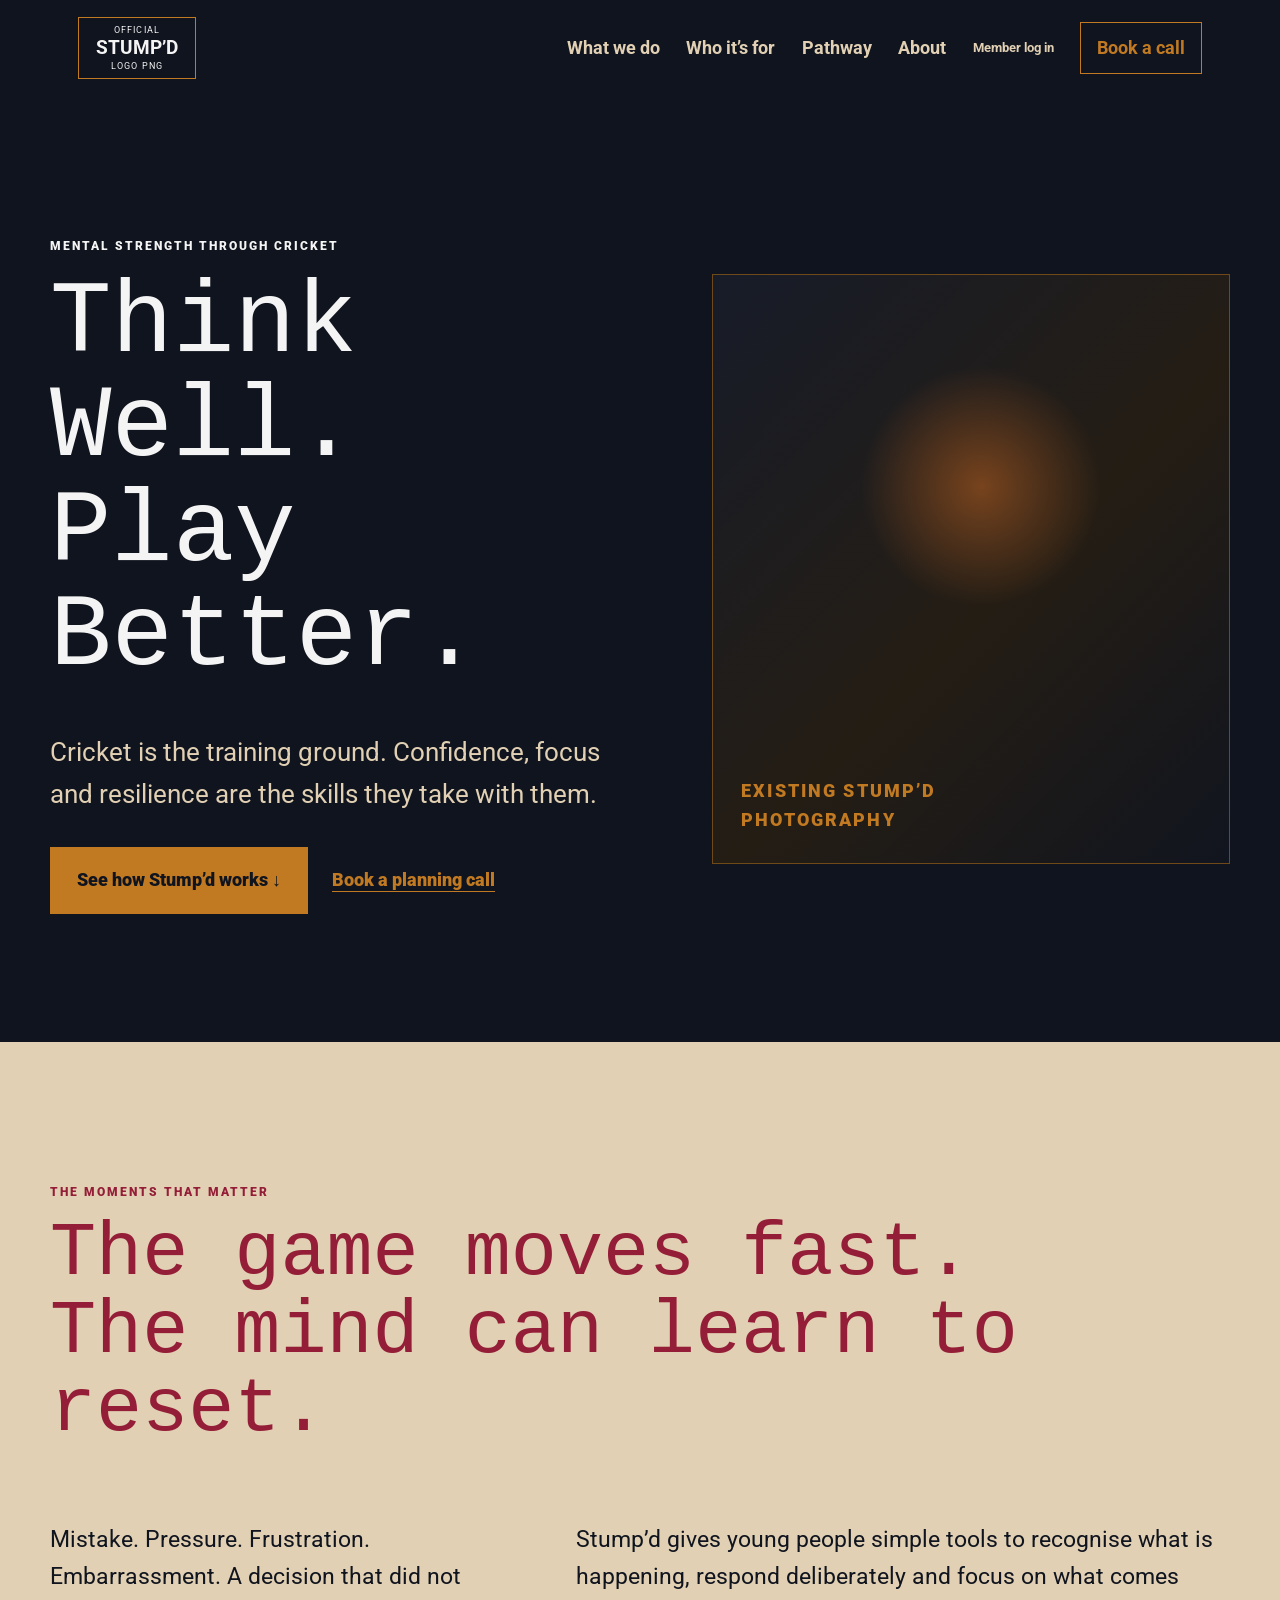
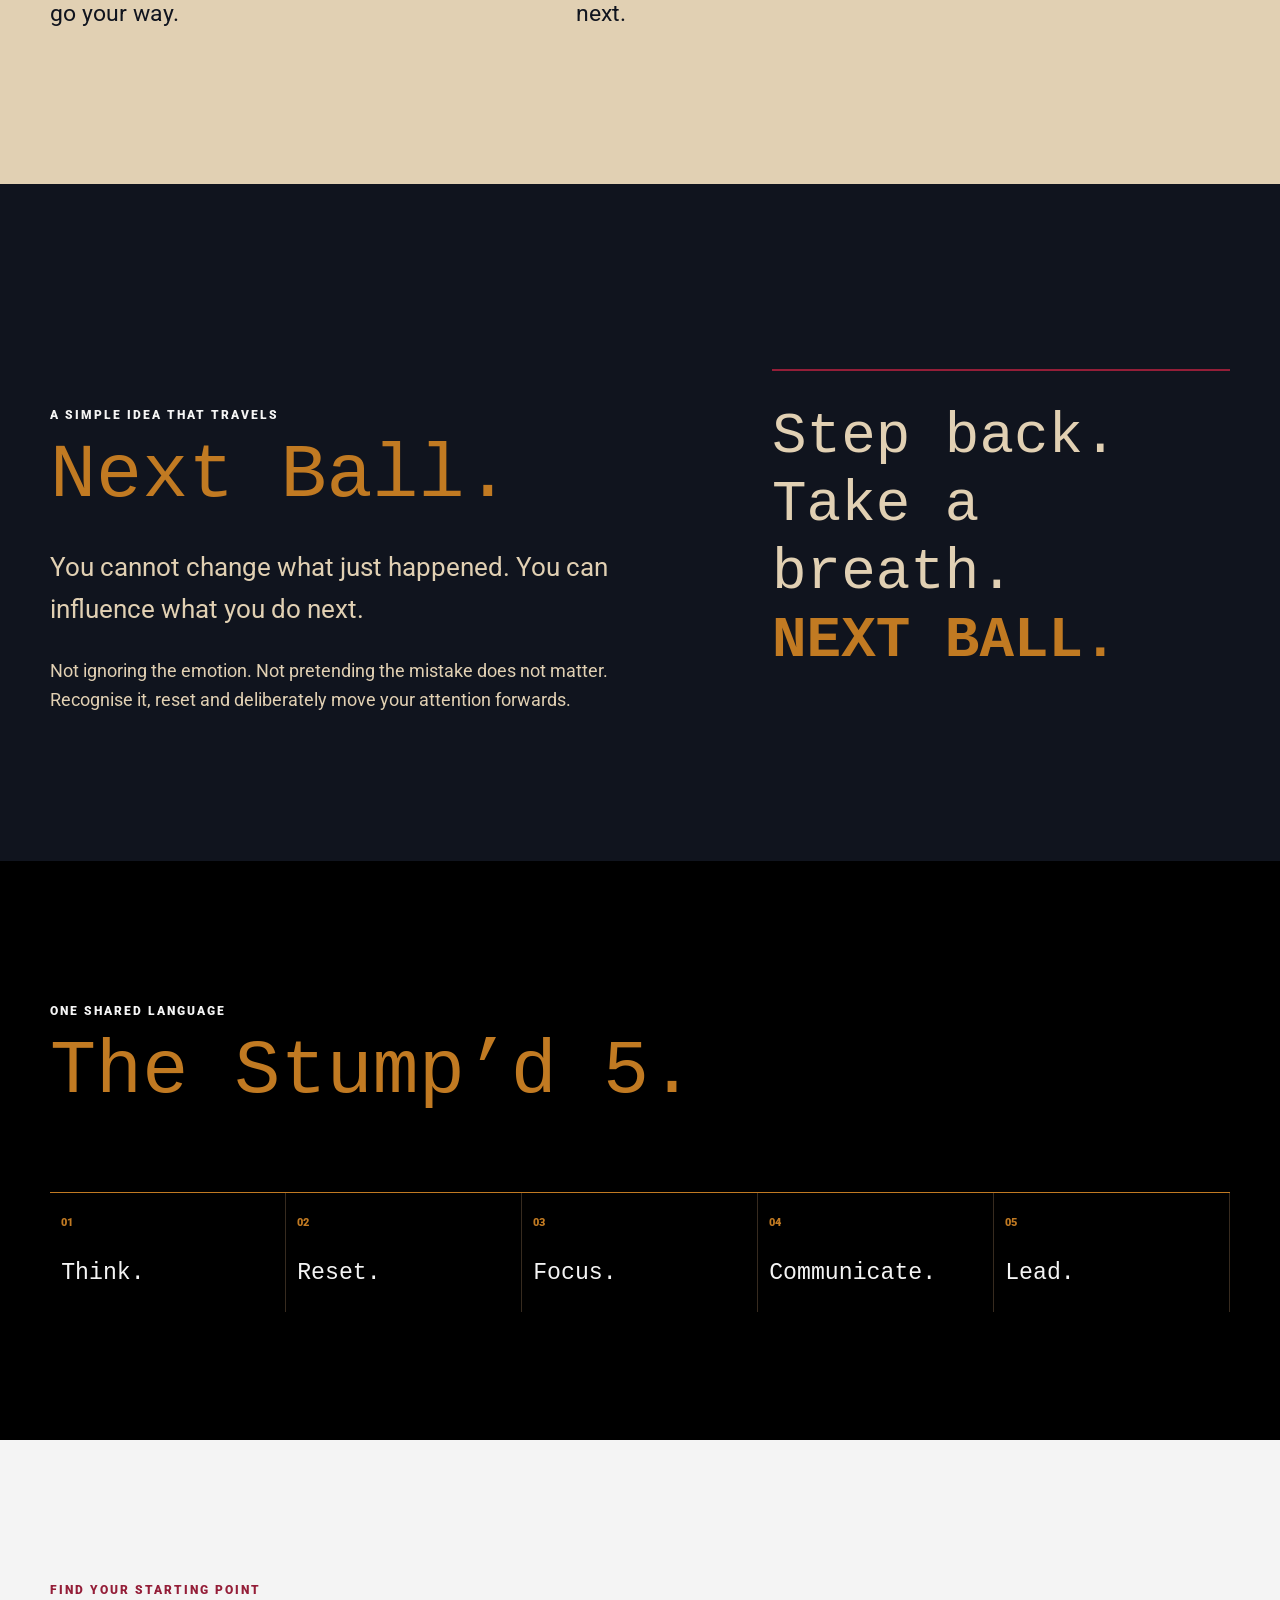
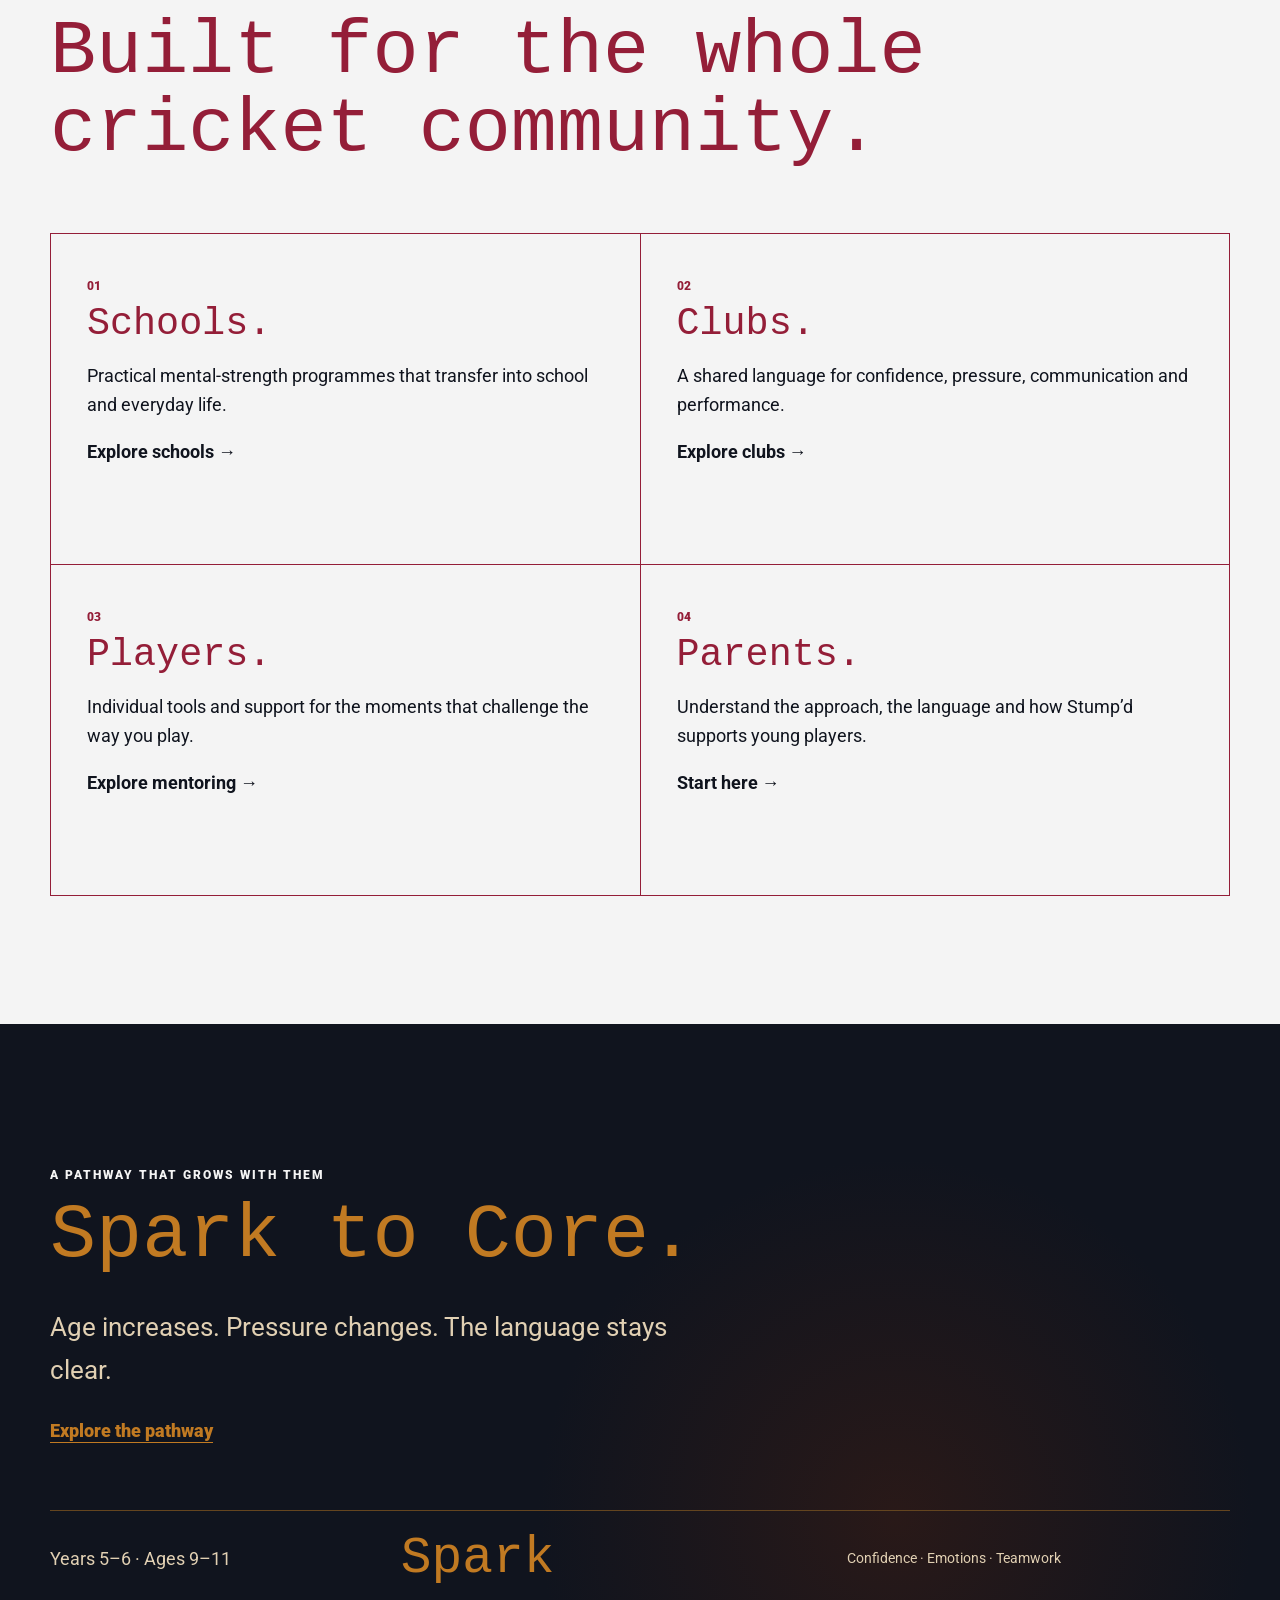
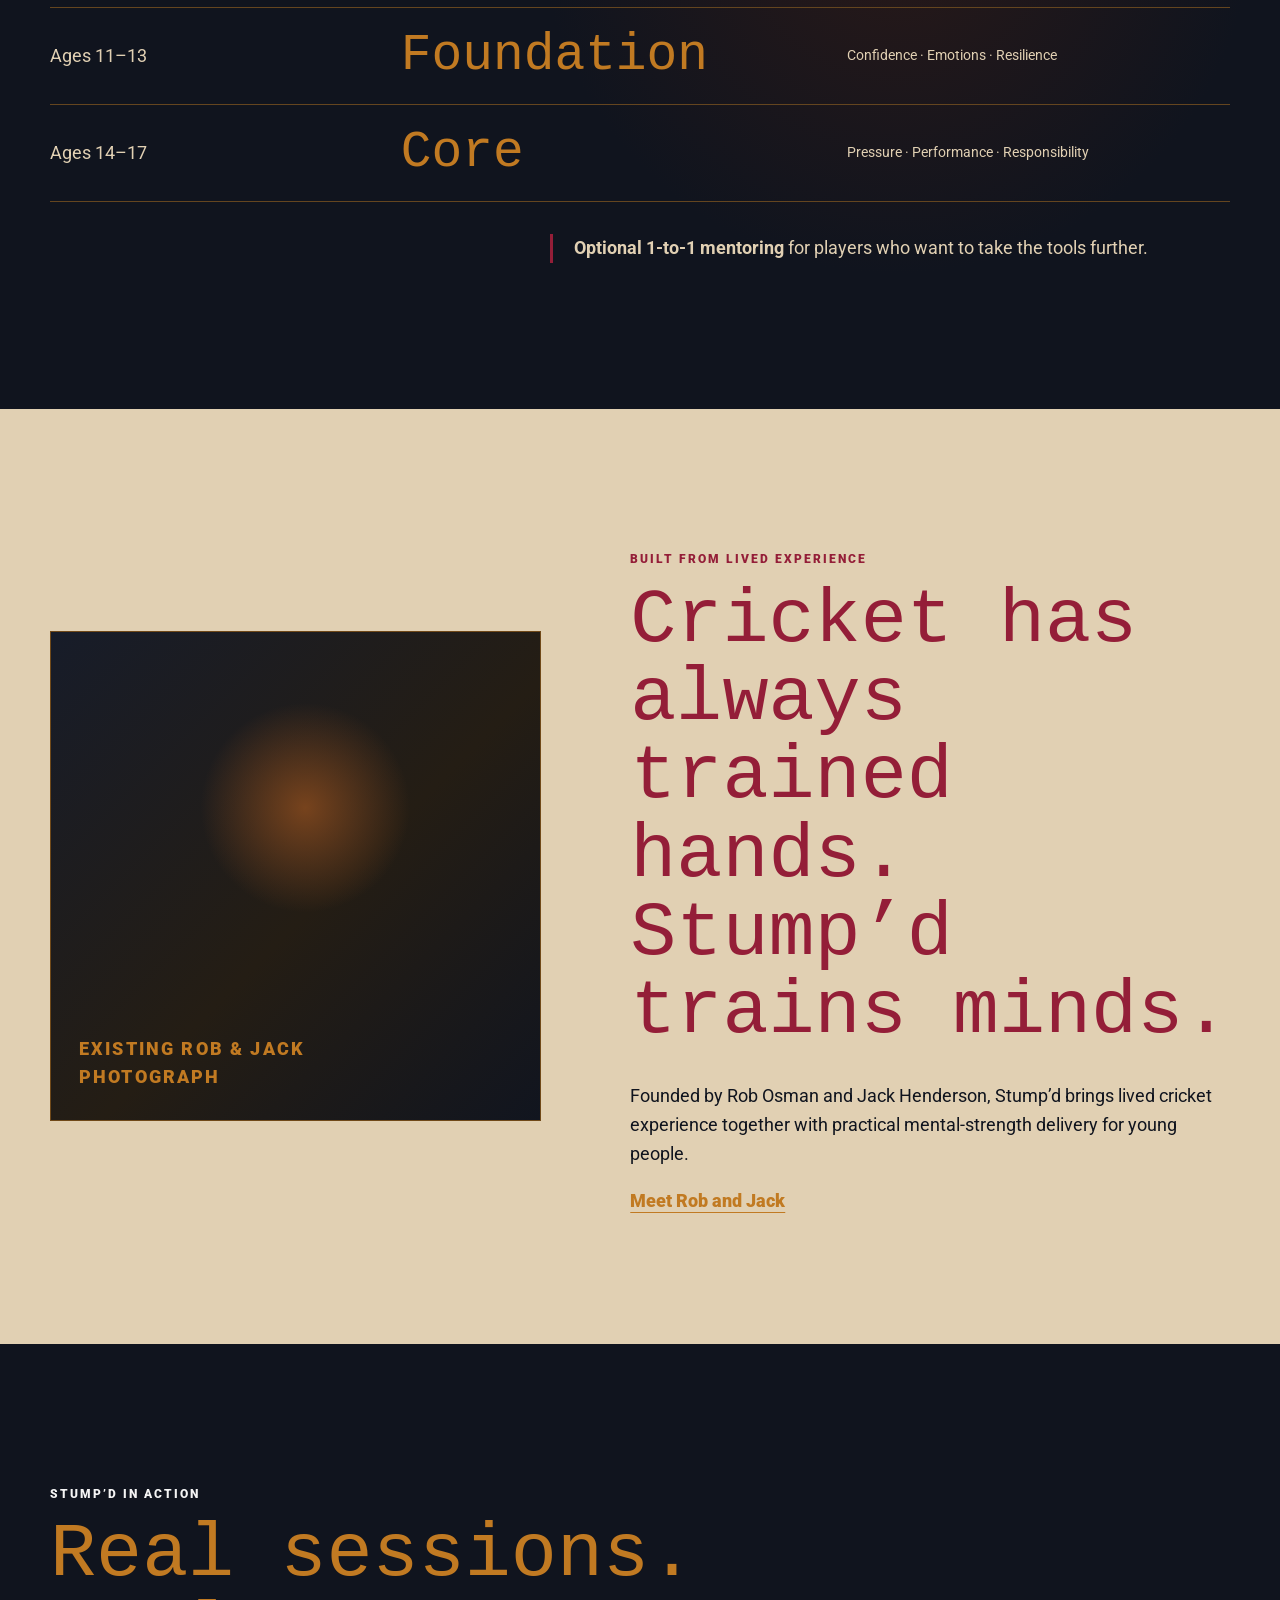
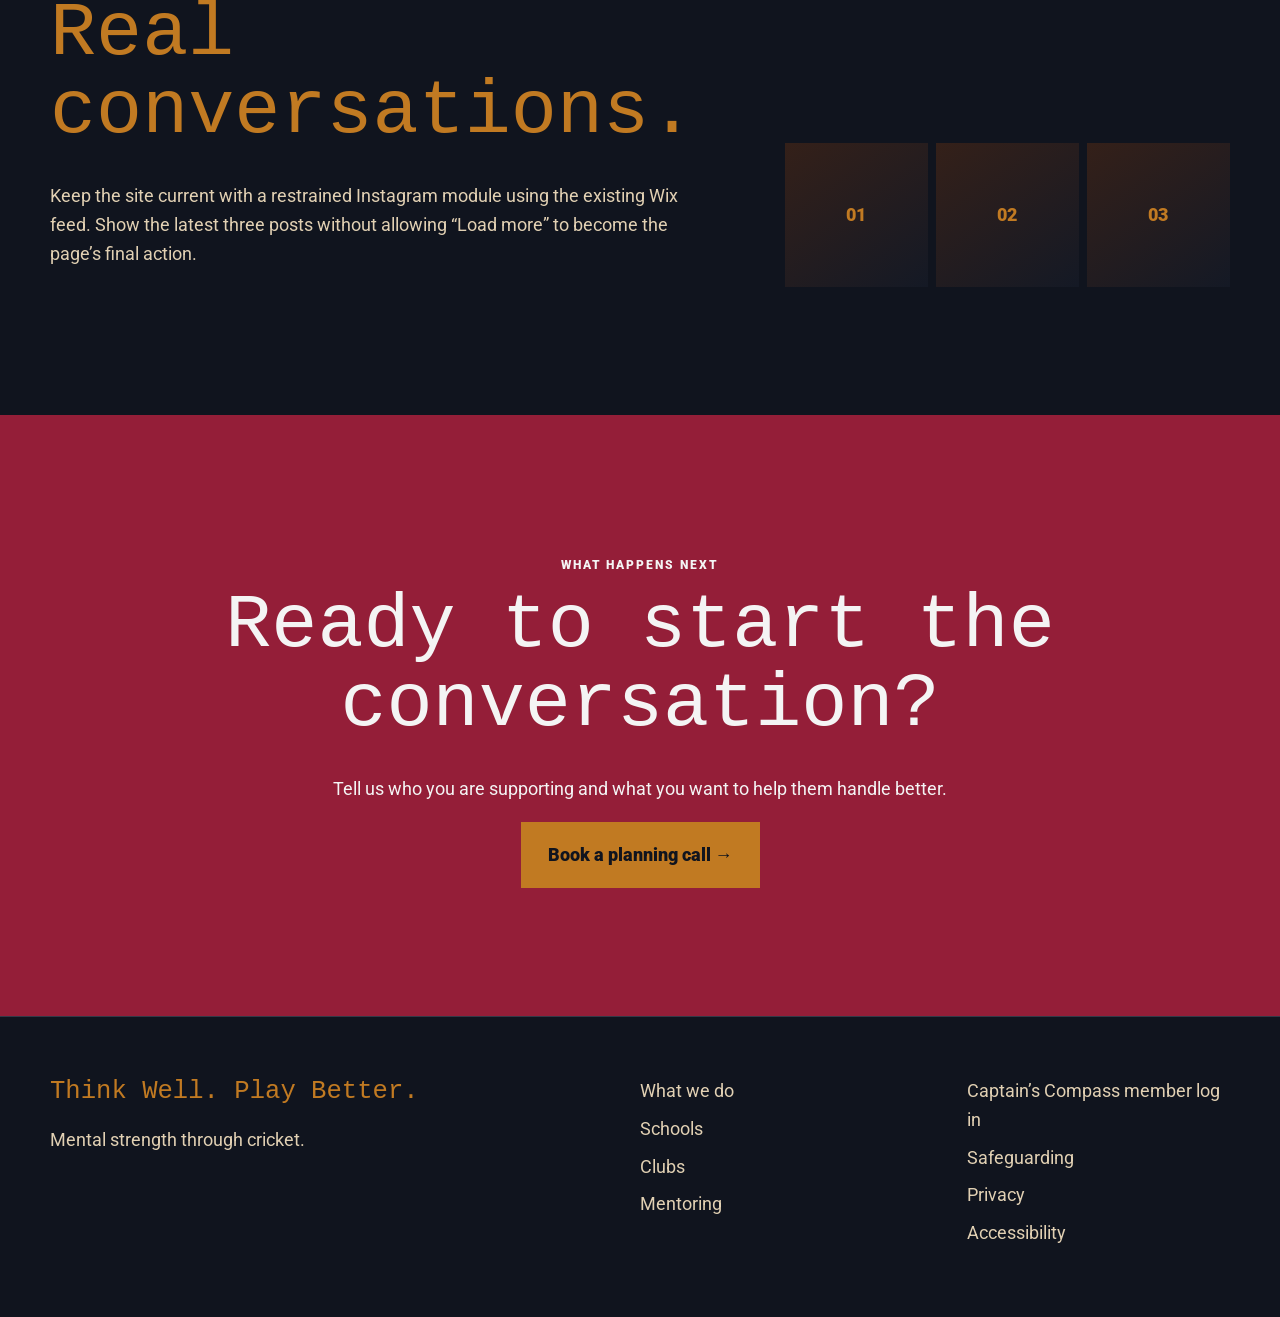
<file: prototype/index.html>
<!doctype html>
<html lang="en-GB">
  <head>
    <meta charset="utf-8">
    <meta name="viewport" content="width=device-width, initial-scale=1">
    <meta name="description" content="Stump’d gives young people confidence, focus and resilience through cricket—skills they use on the pitch and apply to life off it.">
    <link rel="canonical" href="https://www.stumpd.co.uk/">
    <meta property="og:title" content="Stump’d | Mental Strength Through Cricket">
    <meta property="og:description" content="Stump’d gives young people confidence, focus and resilience through cricket—skills they use on the pitch and apply to life off it.">
    <meta property="og:url" content="https://www.stumpd.co.uk/">
    <meta property="og:type" content="website">
    <title>Stump’d | Mental Strength Through Cricket</title>
    <link rel="preconnect" href="https://fonts.googleapis.com">
    <link rel="preconnect" href="https://fonts.gstatic.com" crossorigin>
    <link href="https://fonts.googleapis.com/css2?family=Roboto:wght@400;500;700;900&display=swap" rel="stylesheet">
    <link rel="stylesheet" href="styles.css">
  </head>
  <body>
    <a class="skip-link" href="#main">Skip to content</a>
    <header class="site-header">
      <a class="logo-slot" href="#main" aria-label="Stump’d home">
        <span>OFFICIAL</span><strong>STUMP’D</strong><small>LOGO PNG</small>
      </a>
      <button class="menu-button" type="button" aria-expanded="false" aria-controls="primary-nav">Menu</button>
      <nav id="primary-nav" aria-label="Primary navigation">
        <a href="#what-we-do">What we do</a>
        <a href="#routes">Who it’s for</a>
        <a href="#pathway">Pathway</a>
        <a href="#about">About</a>
        <a class="member-link" href="https://www.stumpd.co.uk/captainscompass">Member log in</a>
        <a class="nav-cta" href="https://www.stumpd.co.uk/booking-calendar/planning-call?referral=service_list_widget">Book a call</a>
      </nav>
    </header>

    <main id="main">
      <section class="home-hero section">
        <div class="hero-copy">
          <p class="eyebrow">Mental strength through cricket</p>
          <h1>Think Well.<br>Play Better.</h1>
          <p class="lead">Cricket is the training ground. Confidence, focus and resilience are the skills they take with them.</p>
          <div class="hero-actions">
            <a class="button" href="#what-we-do">See how Stump’d works <span aria-hidden="true">↓</span></a>
            <a class="text-link" href="https://www.stumpd.co.uk/booking-calendar/planning-call?referral=service_list_widget">Book a planning call</a>
          </div>
        </div>
        <div class="photo-slot photo-slot--hero" role="img" aria-label="Placeholder for existing Stump’d cricket photography">
          <span>EXISTING STUMP’D<br>PHOTOGRAPHY</span>
        </div>
      </section>

      <section class="section moments" id="what-we-do">
        <p class="eyebrow">The moments that matter</p>
        <h2>The game moves fast.<br>The mind can learn to reset.</h2>
        <div class="moment-grid">
          <p>Mistake. Pressure. Frustration. Embarrassment. A decision that did not go your way.</p>
          <p>Stump’d gives young people simple tools to recognise what is happening, respond deliberately and focus on what comes next.</p>
        </div>
      </section>

      <section class="section next-ball-section">
        <div class="next-ball-copy">
          <p class="eyebrow">A simple idea that travels</p>
          <h2>Next Ball.</h2>
          <p class="lead">You cannot change what just happened. You can influence what you do next.</p>
          <p>Not ignoring the emotion. Not pretending the mistake does not matter. Recognise it, reset and deliberately move your attention forwards.</p>
        </div>
        <p class="reset-callout"><span>Step back.</span><span>Take a breath.</span><strong>NEXT BALL.</strong></p>
      </section>

      <section class="section five-section">
        <p class="eyebrow">One shared language</p>
        <h2>The Stump’d 5.</h2>
        <ol class="home-principles" aria-label="The Stump’d 5">
          <li><span>01</span>Think.</li><li><span>02</span>Reset.</li><li><span>03</span>Focus.</li><li><span>04</span>Communicate.</li><li><span>05</span>Lead.</li>
        </ol>
      </section>

      <section class="section routes" id="routes">
        <p class="eyebrow">Find your starting point</p>
        <h2>Built for the whole cricket community.</h2>
        <div class="route-grid">
          <a class="route" href="https://www.stumpd.co.uk/stump-d"><span>01</span><h3>Schools.</h3><p>Practical mental-strength programmes that transfer into school and everyday life.</p><strong>Explore schools →</strong></a>
          <a class="route" href="https://www.stumpd.co.uk/clubs"><span>02</span><h3>Clubs.</h3><p>A shared language for confidence, pressure, communication and performance.</p><strong>Explore clubs →</strong></a>
          <a class="route" href="https://www.stumpd.co.uk/1-2-1-mentoring"><span>03</span><h3>Players.</h3><p>Individual tools and support for the moments that challenge the way you play.</p><strong>Explore mentoring →</strong></a>
          <a class="route" href="https://www.stumpd.co.uk/faq-s"><span>04</span><h3>Parents.</h3><p>Understand the approach, the language and how Stump’d supports young players.</p><strong>Start here →</strong></a>
        </div>
      </section>

      <section class="section home-pathway" id="pathway">
        <div>
          <p class="eyebrow">A pathway that grows with them</p>
          <h2>Spark to Core.</h2>
          <p class="lead">Age increases. Pressure changes. The language stays clear.</p>
          <a class="text-link" href="https://www.stumpd.co.uk/pathway">Explore the pathway</a>
        </div>
        <ol class="pathway-steps">
          <li><span>Years 5–6 · Ages 9–11</span><strong>Spark</strong><small>Confidence · Emotions · Teamwork</small></li>
          <li><span>Ages 11–13</span><strong>Foundation</strong><small>Confidence · Emotions · Resilience</small></li>
          <li><span>Ages 14–17</span><strong>Core</strong><small>Pressure · Performance · Responsibility</small></li>
        </ol>
        <p class="pathway-note"><strong>Optional 1-to-1 mentoring</strong> for players who want to take the tools further.</p>
      </section>

      <section class="section about-section" id="about">
        <div class="photo-slot photo-slot--wide" role="img" aria-label="Placeholder for an existing photograph of Stump’d founders Rob and Jack"><span>EXISTING ROB &amp; JACK<br>PHOTOGRAPH</span></div>
        <div><p class="eyebrow">Built from lived experience</p><h2>Cricket has always trained hands.<br>Stump’d trains minds.</h2><p>Founded by Rob Osman and Jack Henderson, Stump’d brings lived cricket experience together with practical mental-strength delivery for young people.</p><a class="text-link" href="https://www.stumpd.co.uk/about-rob-jack">Meet Rob and Jack</a></div>
      </section>

      <section class="section activity-section">
        <div><p class="eyebrow">Stump’d in action</p><h2>Real sessions.<br>Real conversations.</h2><p>Keep the site current with a restrained Instagram module using the existing Wix feed. Show the latest three posts without allowing “Load more” to become the page’s final action.</p></div>
        <div class="social-placeholder" aria-label="Placeholder for the existing Wix Instagram feed"><span>01</span><span>02</span><span>03</span></div>
      </section>

      <section class="section final-cta">
        <p class="eyebrow">What happens next</p><h2>Ready to start the conversation?</h2><p>Tell us who you are supporting and what you want to help them handle better.</p><a class="button" href="https://www.stumpd.co.uk/booking-calendar/planning-call?referral=service_list_widget">Book a planning call <span aria-hidden="true">→</span></a>
      </section>
    </main>

    <footer>
      <div><strong>Think Well. Play Better.</strong><p>Mental strength through cricket.</p></div>
      <div><a href="#what-we-do">What we do</a><a href="https://www.stumpd.co.uk/stump-d">Schools</a><a href="https://www.stumpd.co.uk/clubs">Clubs</a><a href="https://www.stumpd.co.uk/1-2-1-mentoring">Mentoring</a></div>
      <div><a href="https://www.stumpd.co.uk/captainscompass">Captain’s Compass member log in</a><a href="https://www.stumpd.co.uk/safeguarding">Safeguarding</a><a href="https://www.stumpd.co.uk/english-privacy-policy">Privacy</a><a href="https://www.stumpd.co.uk/accessibility-statement">Accessibility</a></div>
    </footer>
    <script>const b=document.querySelector('.menu-button'),n=document.querySelector('#primary-nav');b.addEventListener('click',()=>{const o=b.getAttribute('aria-expanded')==='true';b.setAttribute('aria-expanded',String(!o));n.classList.toggle('open',!o)});</script>
  </body>
</html>
</file>
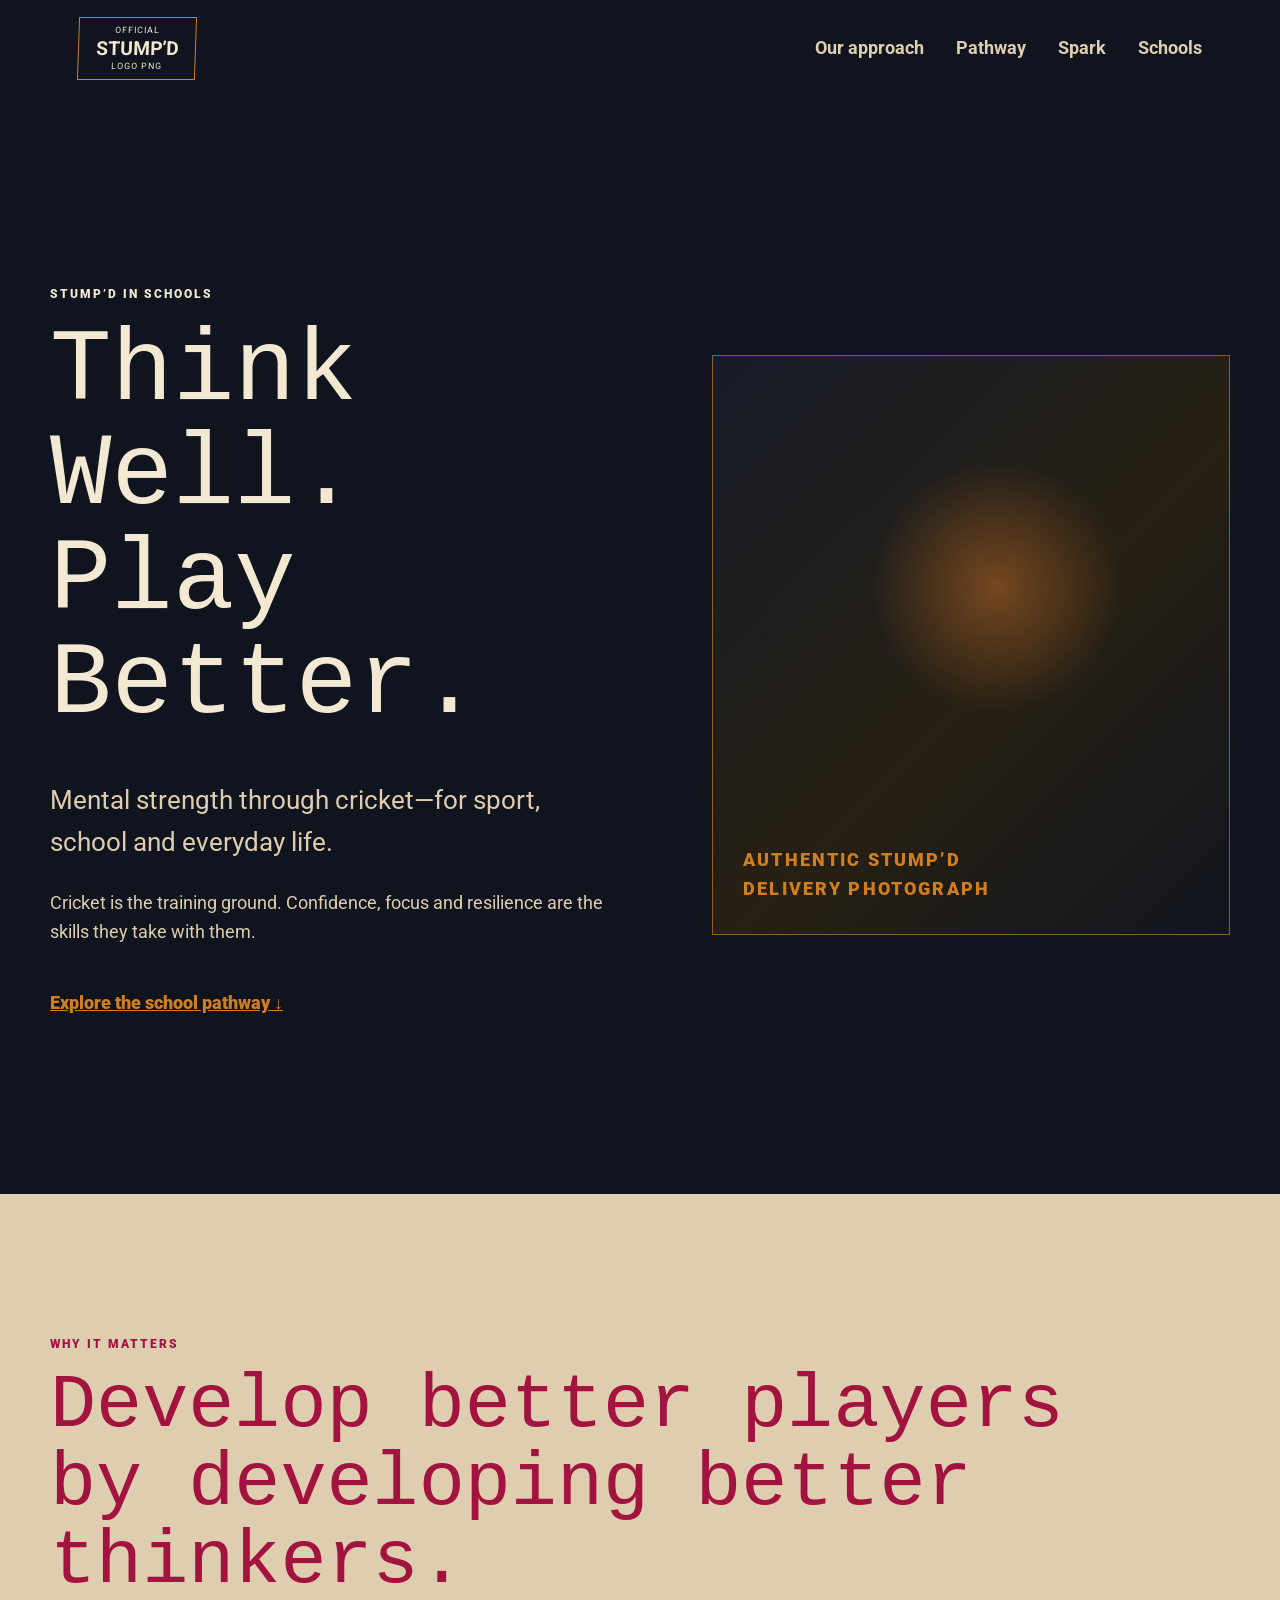
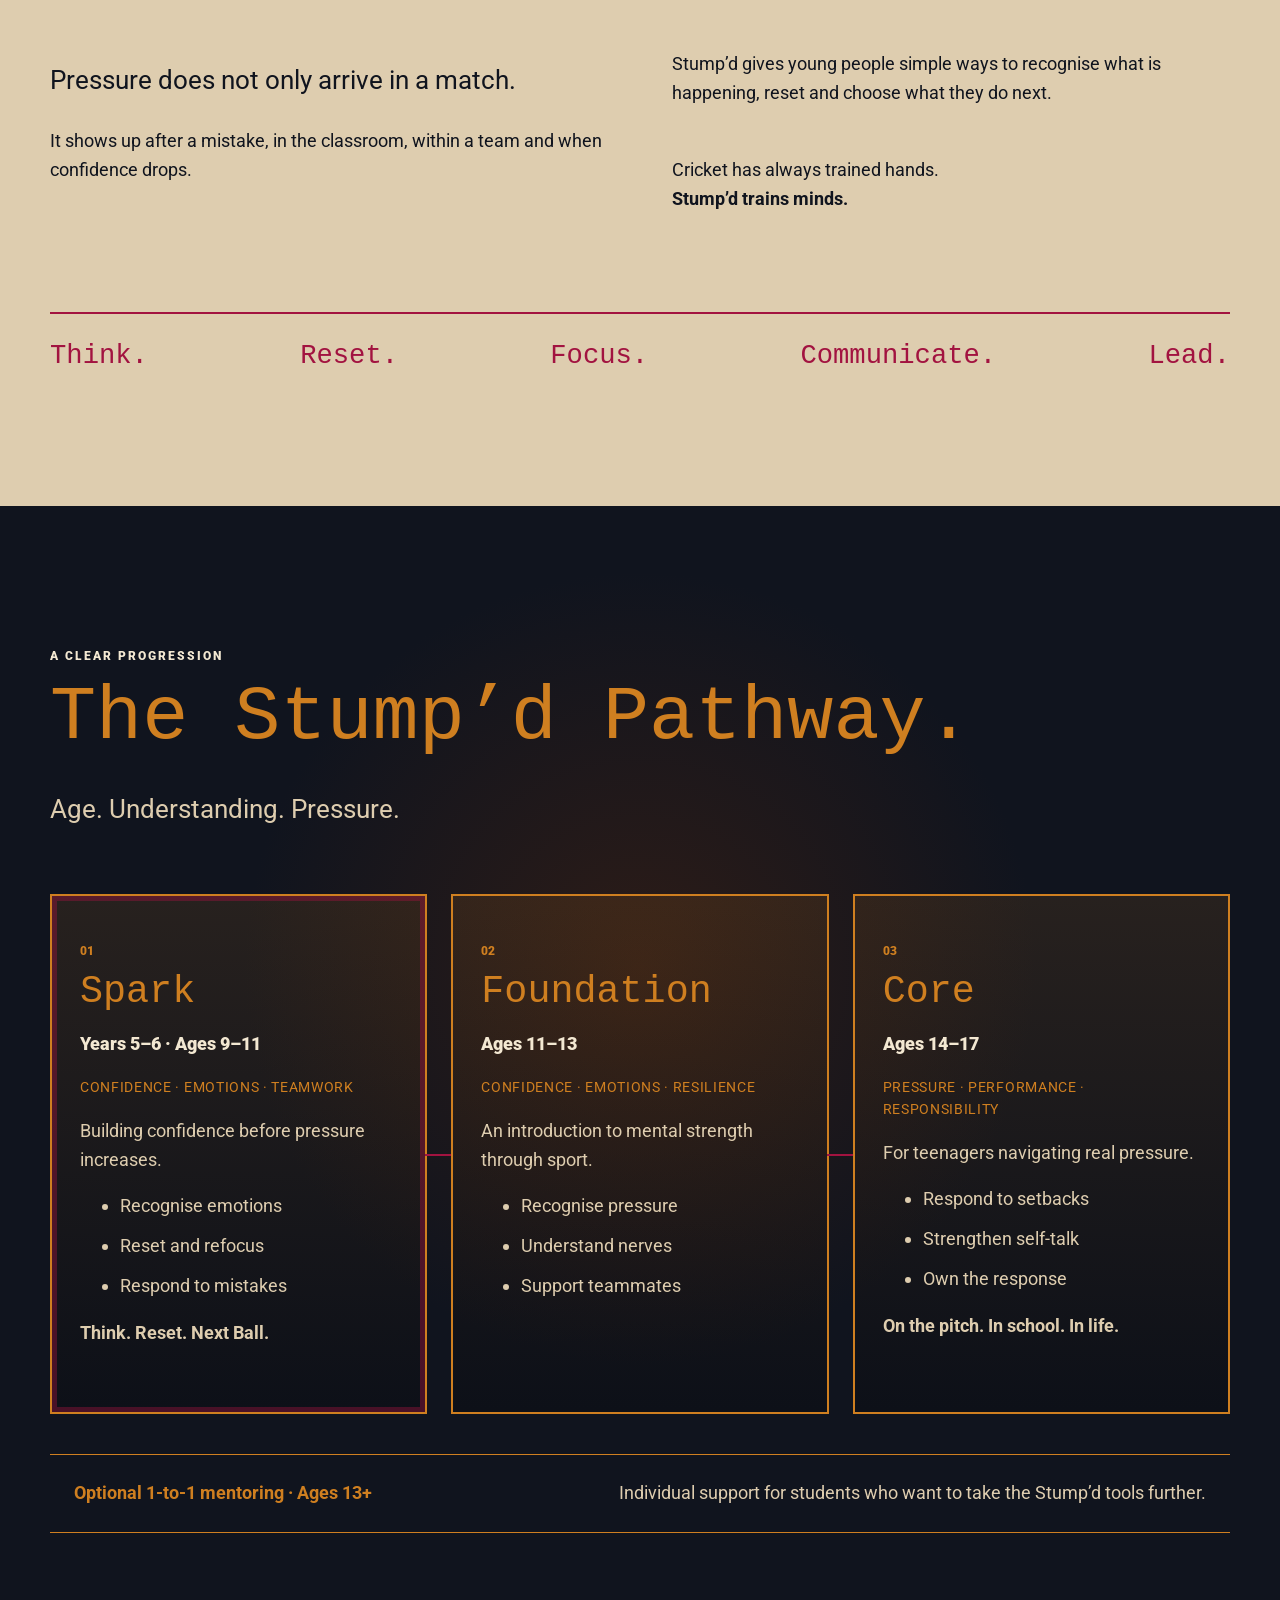
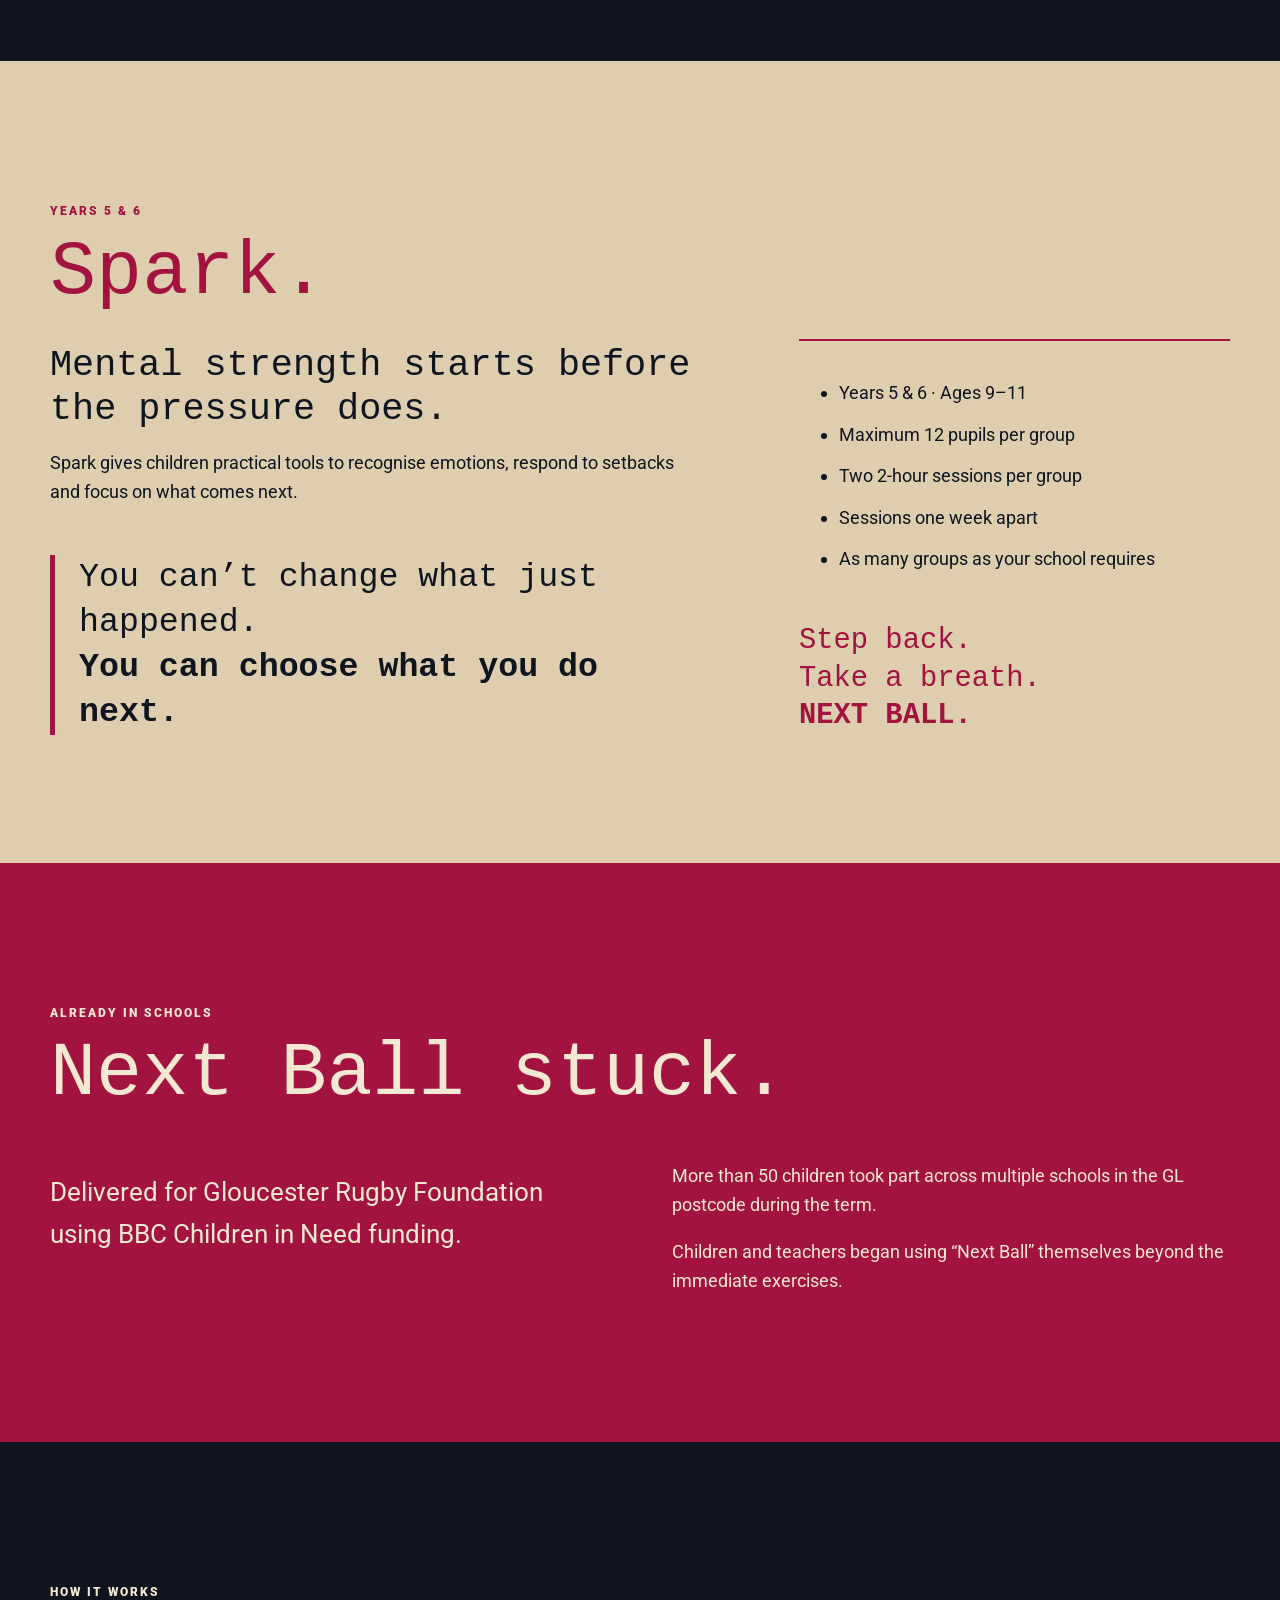
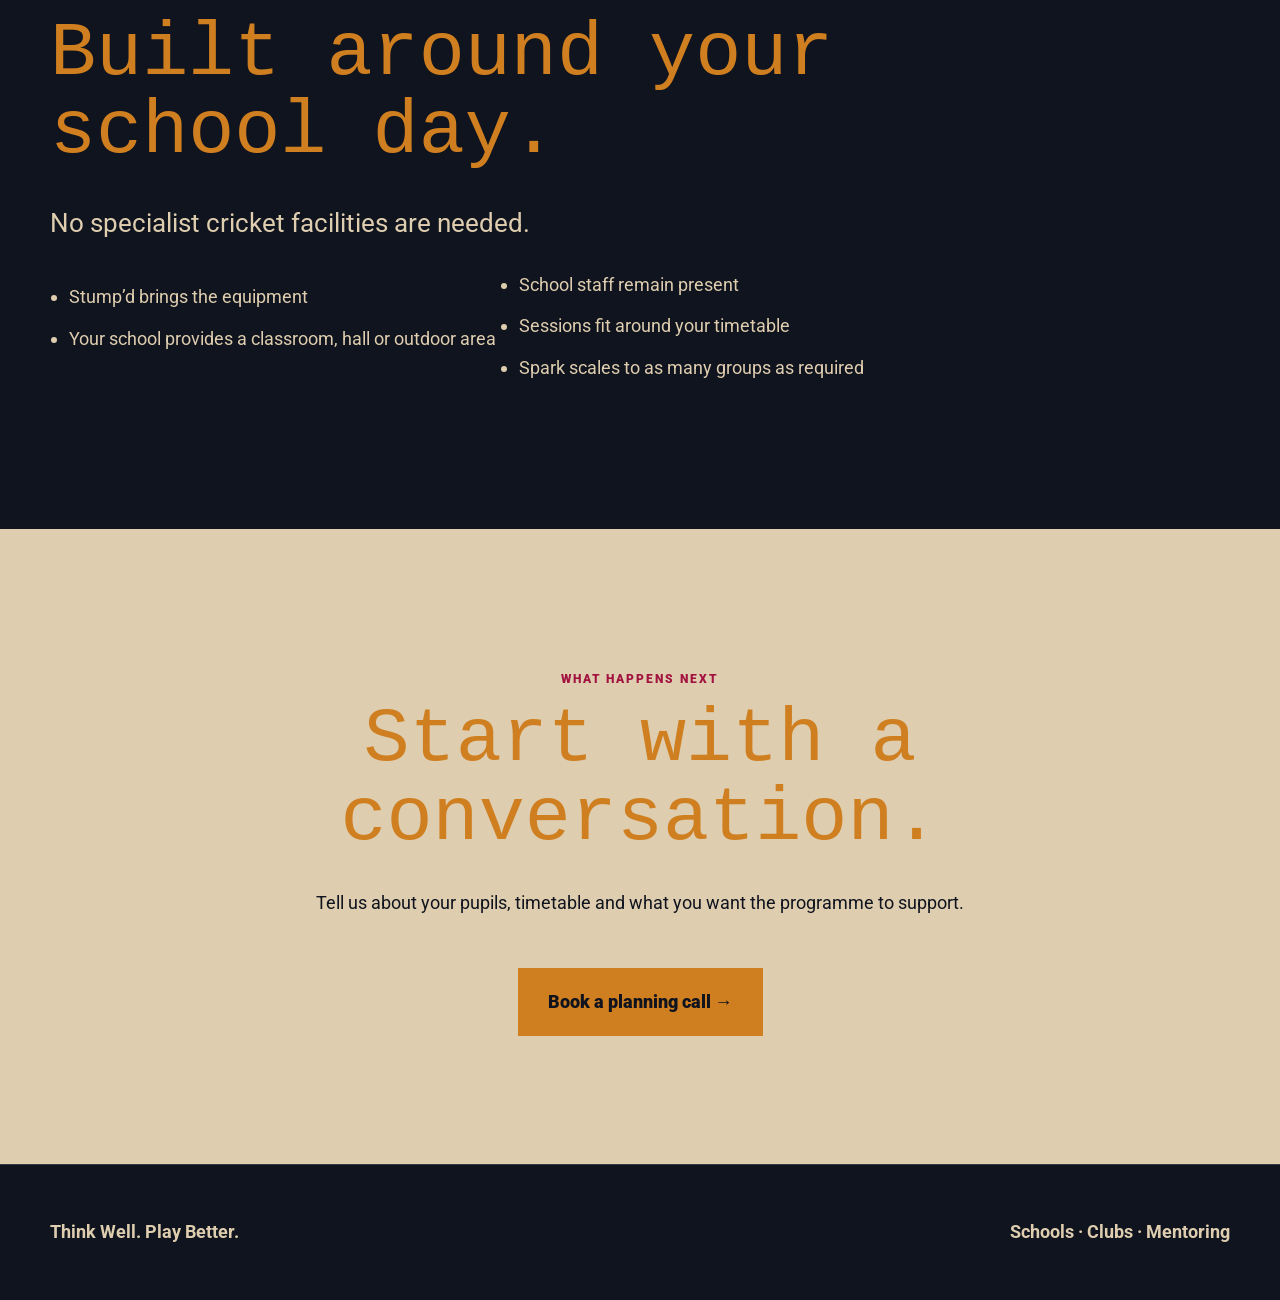
<file: prototype/schools.html>
<!doctype html>
<html lang="en-GB">
  <head>
    <meta charset="utf-8">
    <meta name="viewport" content="width=device-width, initial-scale=1">
    <meta name="description" content="Stump’d school programmes develop mental strength through cricket.">
    <title>Stump’d in Schools — approved direction prototype</title>
    <link rel="preconnect" href="https://fonts.googleapis.com">
    <link rel="preconnect" href="https://fonts.gstatic.com" crossorigin>
    <link href="https://fonts.googleapis.com/css2?family=Roboto:wght@400;500;700;900&display=swap" rel="stylesheet">
    <link rel="stylesheet" href="schools.css">
  </head>
  <body>
    <a class="skip-link" href="#main">Skip to content</a>
    <header class="site-header">
      <a class="logo-slot" href="#" aria-label="Stump’d home">
        <span>OFFICIAL</span><strong>STUMP’D</strong><small>LOGO PNG</small>
      </a>
      <button class="menu-button" type="button" aria-expanded="false" aria-controls="primary-nav">Menu</button>
      <nav id="primary-nav" aria-label="Primary navigation">
        <a href="#approach">Our approach</a><a href="#pathway">Pathway</a><a href="#spark">Spark</a><a href="#schools" aria-current="page">Schools</a>
      </nav>
    </header>

    <main id="main">
      <section class="hero section">
        <div class="hero-copy">
          <p class="eyebrow">Stump’d in schools</p>
          <h1>Think Well.<br>Play Better.</h1>
          <p class="lead">Mental strength through cricket—for sport, school and everyday life.</p>
          <p>Cricket is the training ground. Confidence, focus and resilience are the skills they take with them.</p>
          <a class="text-link" href="#pathway">Explore the school pathway <span aria-hidden="true">↓</span></a>
        </div>
        <div class="photo-slot" role="img" aria-label="Placeholder for an authentic Stump’d delivery photograph">
          <span>AUTHENTIC STUMP’D<br>DELIVERY PHOTOGRAPH</span>
        </div>
      </section>

      <section class="section editorial" id="approach">
        <p class="eyebrow">Why it matters</p>
        <h2>Develop better players by developing better thinkers.</h2>
        <div class="editorial-grid">
          <div><p class="lead">Pressure does not only arrive in a match.</p><p>It shows up after a mistake, in the classroom, within a team and when confidence drops.</p></div>
          <div><p>Stump’d gives young people simple ways to recognise what is happening, reset and choose what they do next.</p><p class="closing">Cricket has always trained hands.<br><strong>Stump’d trains minds.</strong></p></div>
        </div>
        <ol class="principles" aria-label="The Stump’d 5"><li>Think.</li><li>Reset.</li><li>Focus.</li><li>Communicate.</li><li>Lead.</li></ol>
      </section>

      <section class="section pathway" id="pathway">
        <p class="eyebrow">A clear progression</p><h2>The Stump’d Pathway.</h2><p class="lead">Age. Understanding. Pressure.</p>
        <div class="cards">
          <article class="card spark-card"><p class="stage">01</p><h3>Spark</h3><p class="ages">Years 5–6 · Ages 9–11</p><p class="tags">Confidence · Emotions · Teamwork</p><p>Building confidence before pressure increases.</p><ul><li>Recognise emotions</li><li>Reset and refocus</li><li>Respond to mistakes</li></ul><strong>Think. Reset. Next Ball.</strong></article>
          <article class="card"><p class="stage">02</p><h3>Foundation</h3><p class="ages">Ages 11–13</p><p class="tags">Confidence · Emotions · Resilience</p><p>An introduction to mental strength through sport.</p><ul><li>Recognise pressure</li><li>Understand nerves</li><li>Support teammates</li></ul></article>
          <article class="card"><p class="stage">03</p><h3>Core</h3><p class="ages">Ages 14–17</p><p class="tags">Pressure · Performance · Responsibility</p><p>For teenagers navigating real pressure.</p><ul><li>Respond to setbacks</li><li>Strengthen self-talk</li><li>Own the response</li></ul><strong>On the pitch. In school. In life.</strong></article>
        </div>
        <aside class="mentoring"><strong>Optional 1-to-1 mentoring · Ages 13+</strong><span>Individual support for students who want to take the Stump’d tools further.</span></aside>
      </section>

      <section class="section spark" id="spark">
        <div><p class="eyebrow">Years 5 &amp; 6</p><h2>Spark.</h2><h3>Mental strength starts before the pressure does.</h3><p>Spark gives children practical tools to recognise emotions, respond to setbacks and focus on what comes next.</p><blockquote>You can’t change what just happened.<br><strong>You can choose what you do next.</strong></blockquote></div>
        <div class="facts"><ul><li>Years 5 &amp; 6 · Ages 9–11</li><li>Maximum 12 pupils per group</li><li>Two 2-hour sessions per group</li><li>Sessions one week apart</li><li>As many groups as your school requires</li></ul><p class="next-ball">Step back.<br>Take a breath.<br><strong>NEXT BALL.</strong></p></div>
      </section>

      <section class="section proof">
        <p class="eyebrow">Already in schools</p><h2>Next Ball stuck.</h2><div class="proof-grid"><p class="lead">Delivered for Gloucester Rugby Foundation using BBC Children in Need funding.</p><div><p>More than 50 children took part across multiple schools in the GL postcode during the term.</p><p>Children and teachers began using “Next Ball” themselves beyond the immediate exercises.</p></div></div>
      </section>

      <section class="section logistics" id="schools">
        <p class="eyebrow">How it works</p><h2>Built around your school day.</h2><p class="lead">No specialist cricket facilities are needed.</p><ul><li>Stump’d brings the equipment</li><li>Your school provides a classroom, hall or outdoor area</li><li>School staff remain present</li><li>Sessions fit around your timetable</li><li>Spark scales to as many groups as required</li></ul>
      </section>

      <section class="section final-cta"><p class="eyebrow">What happens next</p><h2>Start with a conversation.</h2><p>Tell us about your pupils, timetable and what you want the programme to support.</p><a class="button" href="https://www.stumpd.co.uk/booking-calendar/planning-call?referral=service_list_widget">Book a planning call <span aria-hidden="true">→</span></a></section>
    </main>
    <footer><p>Think Well. Play Better.</p><p>Schools · Clubs · Mentoring</p></footer>
    <script>const b=document.querySelector('.menu-button'),n=document.querySelector('#primary-nav');b.addEventListener('click',()=>{const o=b.getAttribute('aria-expanded')==='true';b.setAttribute('aria-expanded',String(!o));n.classList.toggle('open',!o)});</script>
  </body>
</html>
</file>
<file: prototype/styles.css>
:root {
  --navy: #10141e;
  --gold: #c17a22;
  --cream: #e1d0b3;
  --red: #941e38;
  --white: #f4f4f4;
  --black: #000;
  --max: 1180px;
}

* { box-sizing: border-box; }
html { scroll-behavior: smooth; }
body { margin: 0; background: var(--navy); color: var(--cream); font: 400 18px/1.6 Roboto, Arial, sans-serif; }
a { color: inherit; }
.skip-link { position: absolute; left: -999px; }
.skip-link:focus { left: 1rem; top: 1rem; z-index: 20; background: var(--white); color: var(--navy); padding: .75rem 1rem; }
h1, h2, h3 { margin: .15em 0 .4em; color: var(--gold); font-family: "American Typewriter", "Courier New", serif; font-weight: 400; line-height: 1.02; }
h1 { color: var(--white); font-size: clamp(3.4rem, 8vw, 7.4rem); }
h2 { max-width: 1050px; font-size: clamp(2.7rem, 6vw, 5.6rem); }
h3 { font-size: clamp(1.7rem, 3vw, 2.5rem); }
p { max-width: 680px; }
.lead { font-size: clamp(1.2rem, 2.1vw, 1.65rem); }
.eyebrow { color: var(--white); font-size: .78rem; font-weight: 900; letter-spacing: .16em; text-transform: uppercase; }
.section { padding: clamp(70px, 10vw, 144px) max(24px, calc((100vw - var(--max)) / 2)); }

.site-header { display: flex; align-items: center; justify-content: space-between; gap: 2rem; height: 96px; max-width: var(--max); margin: auto; padding: 0 28px; }
.logo-slot { width: 118px; border: 1px solid var(--gold); padding: 8px 10px; color: var(--white); line-height: 1; text-align: center; text-decoration: none; }
.logo-slot span, .logo-slot small { display: block; font-size: .55rem; letter-spacing: .12em; }
.logo-slot strong { display: block; margin: 4px 0; font-size: 1.2rem; }
.site-header nav { display: flex; align-items: center; gap: 1.65rem; }
.site-header nav a { font-weight: 700; text-decoration: none; }
.site-header nav a:hover, .site-header nav a:focus { color: var(--gold); }
.member-link { color: var(--cream); font-size: .82rem; }
.nav-cta { border: 1px solid var(--gold); padding: .65rem 1rem; color: var(--gold); }
.menu-button { display: none; }

.home-hero { display: grid; grid-template-columns: 1.05fr .95fr; align-items: center; gap: clamp(40px, 7vw, 100px); min-height: calc(100vh - 96px); }
.hero-actions { display: flex; align-items: center; gap: 1.5rem; margin-top: 2rem; }
.button { display: inline-block; border: 2px solid var(--gold); background: var(--gold); padding: 17px 25px; color: var(--navy); font-weight: 900; text-decoration: none; }
.button:hover, .button:focus { border-color: var(--red); background: transparent; color: var(--white); }
.text-link { display: inline-block; color: var(--gold); font-weight: 900; text-underline-offset: .3em; }
.photo-slot { display: grid; place-items: end start; border: 1px solid #704919; background: radial-gradient(circle at 52% 36%, #77431d 0, transparent 26%), linear-gradient(135deg, #171c29, #241d14 55%, #11151f); padding: 28px; color: var(--gold); font-weight: 900; letter-spacing: .12em; }
.photo-slot--hero { min-height: 590px; }

.moments { background: var(--cream); color: var(--navy); }
.moments .eyebrow, .moments h2 { color: var(--red); }
.moment-grid { display: grid; grid-template-columns: .8fr 1.2fr; gap: 7vw; margin-top: 3rem; font-size: clamp(1.15rem, 2vw, 1.45rem); }
.next-ball-section { display: grid; grid-template-columns: 1.15fr .85fr; align-items: end; gap: 8vw; }
.reset-callout { border-top: 2px solid var(--red); padding-top: 2rem; font: 400 clamp(2rem, 4.5vw, 4rem)/1.18 "American Typewriter", "Courier New", serif; }
.reset-callout span, .reset-callout strong { display: block; }
.reset-callout strong { color: var(--gold); }

.five-section { background: var(--black); }
.home-principles { display: grid; grid-template-columns: repeat(5, 1fr); margin: 5rem 0 0; padding: 0; list-style: none; border-top: 1px solid var(--gold); }
.home-principles li { padding: 1.5rem .7rem; border-right: 1px solid #372b1f; color: var(--white); font: 400 clamp(1rem, 2vw, 1.45rem)/1.2 "American Typewriter", "Courier New", serif; }
.home-principles span { display: block; margin-bottom: 2rem; color: var(--gold); font: 900 .7rem/1 Roboto, Arial, sans-serif; }

.routes { background: var(--white); color: var(--navy); }
.routes .eyebrow, .routes h2 { color: var(--red); }
.route-grid { display: grid; grid-template-columns: repeat(2, 1fr); gap: 1px; margin-top: 4rem; background: var(--red); border: 1px solid var(--red); }
.route { min-height: 330px; background: var(--white); padding: 36px; color: var(--navy); text-decoration: none; transition: background .2s, color .2s; }
.route > span { color: var(--red); font-size: .75rem; font-weight: 900; }
.route h3 { color: var(--red); }
.route:hover, .route:focus { background: var(--red); color: var(--white); }
.route:hover h3, .route:focus h3, .route:hover > span, .route:focus > span { color: var(--white); }

.home-pathway { background: radial-gradient(circle at 70% 50%, #291918, transparent 35%), var(--navy); }
.pathway-steps { margin: 4rem 0 2rem; padding: 0; list-style: none; }
.pathway-steps li { display: grid; grid-template-columns: 1fr 1.3fr 1.2fr; align-items: center; gap: 2rem; border-top: 1px solid #64451f; padding: 1.4rem 0; }
.pathway-steps li:last-child { border-bottom: 1px solid #64451f; }
.pathway-steps strong { color: var(--gold); font: 400 clamp(2rem, 4vw, 3.5rem)/1 "American Typewriter", "Courier New", serif; }
.pathway-steps small { font-size: .9rem; }
.pathway-note { margin-left: auto; border-left: 3px solid var(--red); padding-left: 1.3rem; }

.about-section { display: grid; grid-template-columns: .9fr 1.1fr; align-items: center; gap: 7vw; background: var(--cream); color: var(--navy); }
.about-section h2, .about-section .eyebrow { color: var(--red); }
.photo-slot--wide { min-height: 490px; }
.activity-section { display: grid; grid-template-columns: 1fr 1fr; align-items: end; gap: 7vw; }
.social-placeholder { display: grid; grid-template-columns: repeat(3, 1fr); gap: 8px; }
.social-placeholder span { display: grid; place-items: center; aspect-ratio: 1; background: linear-gradient(145deg, #342019, #141925); color: var(--gold); font-weight: 900; }
.final-cta { background: var(--red); color: var(--white); text-align: center; }
.final-cta h2, .final-cta p { margin-left: auto; margin-right: auto; color: var(--white); }
.final-cta .button:hover, .final-cta .button:focus { border-color: var(--white); }

footer { display: grid; grid-template-columns: 2fr 1fr 1fr; gap: 4rem; padding: 60px max(24px, calc((100vw - var(--max)) / 2)); border-top: 1px solid #343947; }
footer strong { color: var(--gold); font: 400 1.6rem/1.2 "American Typewriter", "Courier New", serif; }
footer a { display: block; margin-bottom: .55rem; text-decoration: none; }
footer a:hover, footer a:focus { color: var(--gold); }

@media (max-width: 800px) {
  body { font-size: 17px; }
  .section { padding-top: 72px; padding-bottom: 72px; }
  .site-header { height: 78px; }
  .menu-button { display: block; border: 1px solid var(--gold); background: transparent; padding: 12px 16px; color: var(--cream); font-weight: 700; }
  .site-header nav { position: absolute; z-index: 5; top: 78px; right: 0; left: 0; display: none; align-items: stretch; flex-direction: column; background: var(--navy); padding: 24px; border-top: 1px solid var(--gold); }
  .site-header nav.open { display: flex; }
  .home-hero, .moment-grid, .next-ball-section, .about-section, .activity-section { grid-template-columns: 1fr; }
  .home-hero { min-height: auto; }
  .hero-actions { align-items: flex-start; flex-direction: column; }
  .photo-slot--hero { min-height: 360px; }
  .home-principles { grid-template-columns: 1fr; }
  .home-principles li { display: grid; grid-template-columns: 60px 1fr; border-right: 0; border-bottom: 1px solid #372b1f; }
  .home-principles span { margin: 0; }
  .route-grid { grid-template-columns: 1fr; }
  .route { min-height: auto; }
  .pathway-steps li { grid-template-columns: 1fr; gap: .5rem; }
  footer { grid-template-columns: 1fr; gap: 2rem; }
}

@media (max-width: 380px) {
  .section { padding-right: 20px; padding-left: 20px; }
  .site-header { padding: 0 18px; }
  .logo-slot { width: 100px; }
}
</file>
<file: prototype/schools.css>
:root{--ink:#10141e;--gold:#cf7f20;--red:#a21340;--cream:#decdaf;--cream2:#f3e8d2;--max:1180px}*{box-sizing:border-box}html{scroll-behavior:smooth}body{margin:0;background:var(--ink);color:var(--cream);font:400 18px/1.6 Roboto,Arial,sans-serif}.skip-link{position:absolute;left:-999px}.skip-link:focus{left:1rem;top:1rem;z-index:10;background:var(--cream2);color:var(--ink);padding:.7rem 1rem}h1,h2,h3{font-family:"American Typewriter","Courier New",serif;font-weight:400;line-height:1.02;margin:.15em 0 .4em;color:var(--gold)}h1{font-size:clamp(3rem,8vw,7rem)}h2{font-size:clamp(2.6rem,6vw,5.5rem);max-width:1050px}h3{font-size:clamp(1.5rem,3vw,2.3rem)}p{max-width:680px}.lead{font-size:clamp(1.25rem,2.2vw,1.65rem)}.eyebrow{text-transform:uppercase;letter-spacing:.16em;font-weight:900;font-size:.78rem;color:var(--cream2)}.site-header{height:96px;display:flex;align-items:center;justify-content:space-between;gap:2rem;max-width:var(--max);margin:auto;padding:0 28px}.logo-slot{width:118px;color:var(--cream2);text-decoration:none;line-height:1;text-align:center;border:1px solid var(--gold);padding:8px 10px;transform:skew(-2deg)}.logo-slot span,.logo-slot small{display:block;font-size:.55rem;letter-spacing:.12em}.logo-slot strong{display:block;font-size:1.2rem;margin:4px 0}.site-header nav{display:flex;gap:2rem}.site-header nav a{color:var(--cream);text-decoration:none;font-weight:700}.site-header nav a:hover,.site-header nav a:focus{color:var(--gold)}.menu-button{display:none}.section{padding:clamp(64px,10vw,140px) max(24px,calc((100vw - var(--max))/2));}.hero{min-height:calc(100vh - 96px);display:grid;grid-template-columns:1.05fr .95fr;gap:clamp(40px,7vw,100px);align-items:center}.hero-copy{padding:3rem 0}.hero h1{color:var(--cream2)}.text-link{display:inline-block;color:var(--gold);font-weight:900;margin-top:1.5rem}.photo-slot{min-height:580px;border:1px solid #8f5d26;background:radial-gradient(circle at 55% 40%,#75471f 0,transparent 28%),linear-gradient(135deg,#171c29,#272013 55%,#11151f);display:grid;place-items:end start;padding:30px;color:var(--gold);font-weight:900;letter-spacing:.12em}.editorial{background:var(--cream);color:var(--ink)}.editorial h2{color:var(--red)}.editorial .eyebrow{color:var(--red)}.editorial-grid,.proof-grid{display:grid;grid-template-columns:1fr 1fr;gap:5vw}.closing{margin-top:3rem}.principles{list-style:none;padding:0;margin:5rem 0 0;display:flex;justify-content:space-between;border-top:2px solid var(--red);padding-top:1.3rem;font-family:"American Typewriter","Courier New",serif;font-size:clamp(1.1rem,2.2vw,1.7rem);color:var(--red)}.pathway{background:radial-gradient(circle at 50% 40%,#2d1c17 0,transparent 42%),var(--ink)}.cards{display:grid;grid-template-columns:repeat(3,1fr);gap:24px;margin-top:4rem}.card{position:relative;border:2px solid var(--gold);padding:32px 28px;background:linear-gradient(180deg,rgba(207,127,32,.12),rgba(0,0,0,.2));min-height:520px}.card:not(:last-child):after{content:"";position:absolute;right:-26px;top:50%;width:26px;border-top:2px solid var(--red)}.card h3{font-size:2.4rem}.stage{color:var(--gold);font-size:.78rem;font-weight:900}.ages{color:var(--cream2);font-weight:900}.tags{color:var(--gold);font-size:.85rem;text-transform:uppercase;letter-spacing:.05em}.card li{margin:.7rem 0}.spark-card{box-shadow:inset 0 0 0 5px rgba(162,19,64,.4)}.mentoring{border-top:1px solid var(--gold);border-bottom:1px solid var(--gold);margin-top:40px;padding:24px;display:flex;justify-content:space-between;gap:2rem}.mentoring strong{color:var(--gold)}.spark{display:grid;grid-template-columns:1.2fr .8fr;gap:8vw;background:var(--cream);color:var(--ink)}.spark h2{color:var(--red)}.spark h3{color:var(--ink);line-height:1.2}.spark .eyebrow{color:var(--red)}blockquote{margin:3rem 0 0;padding-left:24px;border-left:5px solid var(--red);font:400 clamp(1.4rem,2.6vw,2.1rem)/1.35 "American Typewriter","Courier New",serif}.facts{align-self:end;border-top:2px solid var(--red);padding-top:20px}.facts li,.logistics li{margin:.8rem 0}.next-ball{margin:3rem 0 0;color:var(--red);font:400 1.8rem/1.3 "American Typewriter","Courier New",serif}.proof{background:var(--red);color:var(--cream2)}.proof h2,.proof .eyebrow{color:var(--cream2)}.logistics ul{columns:2;max-width:900px;padding-left:1.2rem}.final-cta{text-align:center;background:var(--cream);color:var(--ink)}.final-cta h2,.final-cta p{margin-left:auto;margin-right:auto}.final-cta .eyebrow{color:var(--red)}.button{display:inline-block;margin-top:2rem;padding:18px 28px;background:var(--gold);color:var(--ink);font-weight:900;text-decoration:none;border:2px solid var(--gold)}.button:hover,.button:focus{background:transparent;color:var(--red);border-color:var(--red)}footer{display:flex;justify-content:space-between;padding:35px max(24px,calc((100vw - var(--max))/2));font-weight:700;border-top:1px solid #343947}
@media(max-width:800px){body{font-size:17px}.site-header{height:78px}.menu-button{display:block;background:transparent;border:1px solid var(--gold);color:var(--cream);padding:12px 16px;font-weight:700}.site-header nav{display:none;position:absolute;z-index:5;top:78px;left:0;right:0;background:var(--ink);padding:24px;flex-direction:column;border-top:1px solid var(--gold)}.site-header nav.open{display:flex}.hero,.editorial-grid,.proof-grid,.spark{grid-template-columns:1fr}.hero{min-height:auto}.hero-copy{padding-bottom:0}.photo-slot{min-height:360px}.principles{display:grid;grid-template-columns:1fr 1fr;gap:12px 30px}.cards{grid-template-columns:1fr}.card{min-height:auto}.card:not(:last-child):after{right:auto;left:40px;top:auto;bottom:-26px;height:26px;width:0;border-top:0;border-left:2px solid var(--red)}.mentoring{flex-direction:column}.logistics ul{columns:1}footer{display:block}.section{padding-top:72px;padding-bottom:72px}}
@media(max-width:380px){.principles{grid-template-columns:1fr}.site-header{padding:0 18px}.logo-slot{width:100px}.section{padding-left:20px;padding-right:20px}}
</file>
